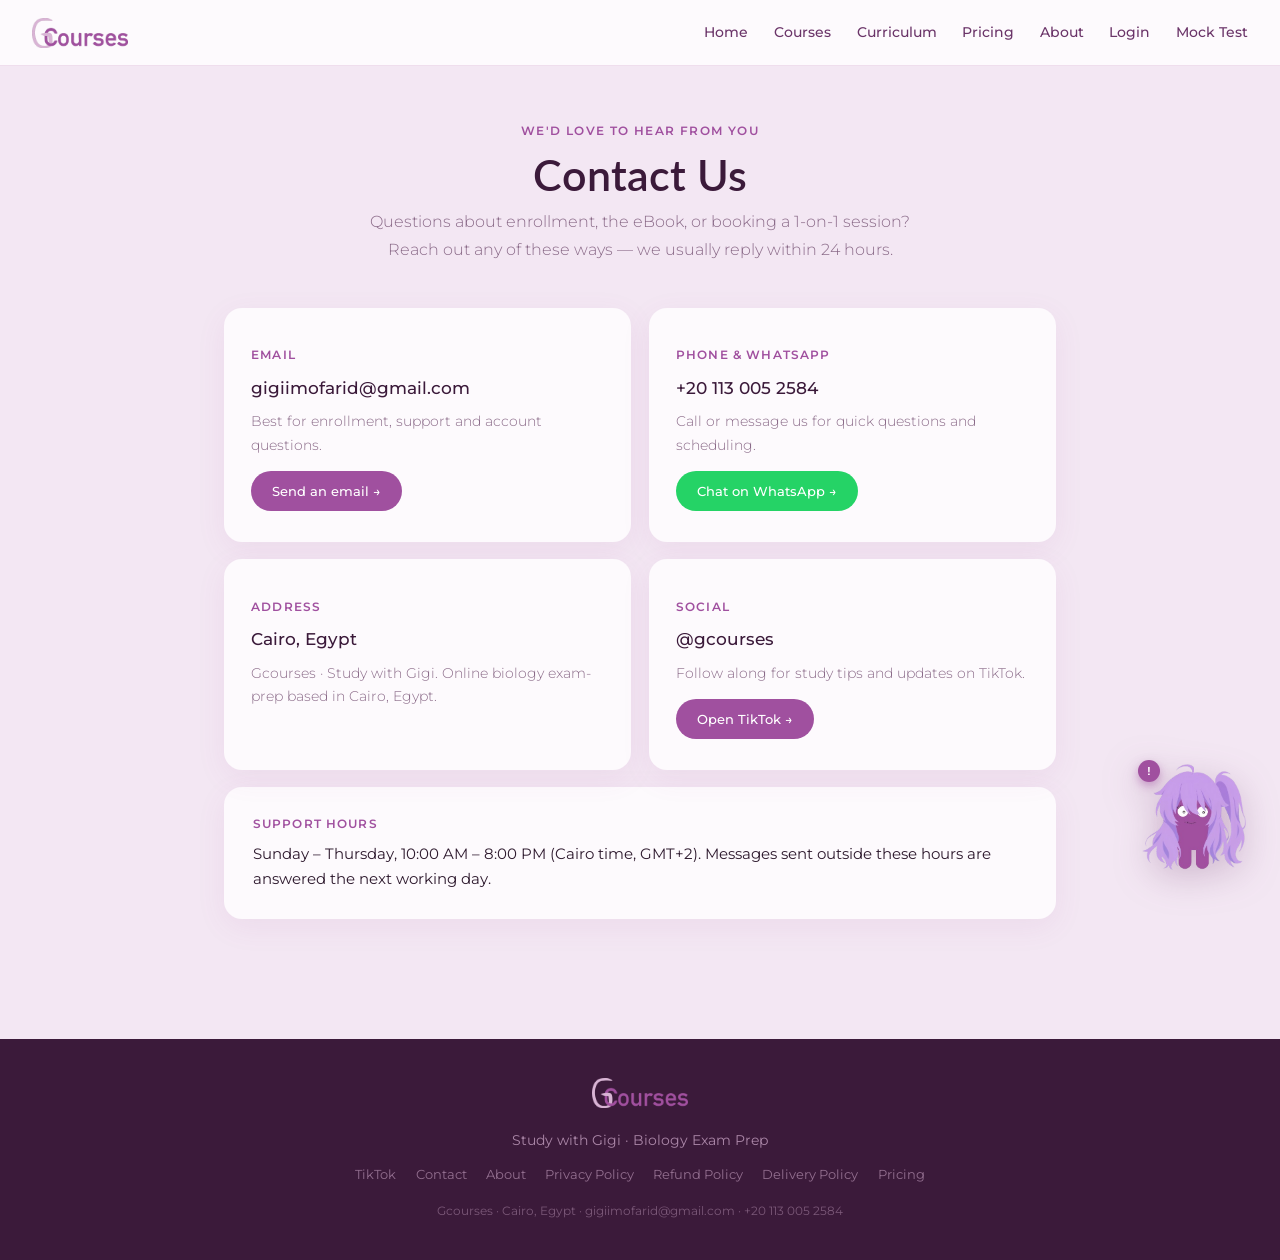
<file: contact.html>
<!DOCTYPE html>
<html lang="en">
<head>
  <!-- Google Tag Manager -->
  <script>(function(w,d,s,l,i){w[l]=w[l]||[];w[l].push({'gtm.start':
  new Date().getTime(),event:'gtm.js'});var f=d.getElementsByTagName(s)[0],
  j=d.createElement(s),dl=l!='dataLayer'?'&l='+l:'';j.async=true;j.src=
  'https://www.googletagmanager.com/gtm.js?id='+i+dl;f.parentNode.insertBefore(j,f);
  })(window,document,'script','dataLayer','GTM-WPZZSK8C');</script>
  <!-- End Google Tag Manager -->
  <!-- Google tag (gtag.js) -->
  <script async src="https://www.googletagmanager.com/gtag/js?id=G-3MKLKGQ6C5"></script>
  <script>
    window.dataLayer = window.dataLayer || [];
    function gtag(){dataLayer.push(arguments);}
    gtag('js', new Date());

    gtag('config', 'G-3MKLKGQ6C5');
  </script>
  <meta charset="UTF-8" />
  <meta name="viewport" content="width=device-width, initial-scale=1.0" />
  <title>Contact Us — Gcourses</title>
  <link rel="canonical" href="https://gcourses.site/contact.html" />
  <link rel="icon" type="image/svg+xml" href="/favicon.svg" />
  <link rel="apple-touch-icon" href="/gcourses-logo.png" />
  <meta property="og:type" content="website" />
  <meta property="og:site_name" content="Gcourses" />
  <meta property="og:title" content="Contact Us — Gcourses" />
  <meta property="og:description" content="Get in touch with Gcourses — email, phone, WhatsApp and address. We're here to help with enrollment, sessions and support." />
  <meta property="og:url" content="https://gcourses.site/contact.html" />
  <meta property="og:image" content="https://gcourses.site/gcourses-logo.png" />
  <meta name="twitter:card" content="summary_large_image" />
  <meta name="twitter:title" content="Contact Us — Gcourses" />
  <meta name="twitter:description" content="Get in touch with Gcourses — email, phone, WhatsApp and address. We're here to help with enrollment, sessions and support." />
  <meta name="twitter:image" content="https://gcourses.site/gcourses-logo.png" />
  <meta name="description" content="Get in touch with Gcourses — email, phone, WhatsApp and address. We're here to help with enrollment, sessions and support." />
  <link href="https://fonts.googleapis.com/css2?family=Lato:ital,wght@0,300;0,400;0,700;1,400&family=Montserrat:ital,wght@0,300;0,400;0,500;0,600;0,700;1,400&display=swap" rel="stylesheet" />
  <style>
    *,*::before,*::after{box-sizing:border-box;margin:0;padding:0;}
    :root{--purple:#a0509f;--lavender:#dab5d5;--blush:#f3e7f3;--deep:#3b1a3a;--mid:#6b3569;--text:#2e1a2e;--muted:#8a6a88;--white:#fdfafd;}
    html{scroll-behavior:smooth;}
    body{font-family:'Montserrat',sans-serif;background:var(--blush);color:var(--text);line-height:1.7;-webkit-font-smoothing:antialiased;}
    a{color:var(--purple);}
    .topbar{display:flex;align-items:center;justify-content:space-between;padding:1.1rem 2rem;background:var(--white);border-bottom:1px solid rgba(218,181,213,0.4);position:sticky;top:0;z-index:10;}
    .topbar img{height:30px;display:block;}
    .topbar nav{display:flex;gap:1.6rem;}
    .topbar nav a{font-size:0.85rem;color:var(--mid);text-decoration:none;font-weight:500;}
    .topbar nav a:hover{color:var(--purple);}
    .wrap{max-width:880px;margin:0 auto;padding:3.5rem 1.5rem 4rem;}
    .eyebrow{font-size:0.72rem;letter-spacing:0.12em;text-transform:uppercase;color:var(--purple);font-weight:600;margin-bottom:0.6rem;text-align:center;}
    h1{font-family:'Lato',serif;font-weight:600;font-size:2.7rem;color:var(--deep);line-height:1.1;margin-bottom:0.6rem;text-align:center;}
    .lede{font-size:1rem;color:var(--muted);max-width:560px;margin:0 auto 2.8rem;text-align:center;font-weight:300;}
    .grid{display:grid;grid-template-columns:repeat(2,1fr);gap:1.1rem;}
    .card{background:var(--white);border-radius:18px;padding:1.9rem 1.7rem;box-shadow:0 8px 30px rgba(160,80,159,0.08);display:flex;flex-direction:column;gap:0.5rem;}
    .card .ic{font-size:1.7rem;}
    .card .t{font-size:0.72rem;letter-spacing:0.1em;text-transform:uppercase;color:var(--purple);font-weight:600;}
    .card .v{font-size:1.05rem;color:var(--deep);font-weight:500;}
    .card .v a{color:var(--deep);text-decoration:none;}
    .card .v a:hover{color:var(--purple);}
    .card .d{font-size:0.86rem;color:var(--muted);font-weight:300;}
    .btn{align-self:flex-start;margin-top:0.4rem;border-radius:100px;padding:0.55rem 1.3rem;font-size:0.82rem;font-weight:500;text-decoration:none;display:inline-block;}
    .btn-wa{background:#25D366;color:#fff;}
    .btn-mail{background:var(--purple);color:#fff;}
    .hours{background:var(--white);border-radius:18px;padding:1.7rem 1.8rem;margin-top:1.1rem;box-shadow:0 8px 30px rgba(160,80,159,0.08);}
    .hours .t{font-size:0.72rem;letter-spacing:0.1em;text-transform:uppercase;color:var(--purple);font-weight:600;margin-bottom:0.5rem;}
    .hours p{font-size:0.92rem;color:var(--text);}
    .site-footer{background:var(--deep);color:var(--lavender);text-align:center;padding:2.4rem 1.5rem;margin-top:3.5rem;}
    .site-footer img{height:30px;margin-bottom:0.8rem;}
    .site-footer>div.tag{margin-bottom:0.7rem;font-size:0.85rem;color:rgba(218,181,213,0.7);}
    .footer-links{display:flex;flex-wrap:wrap;gap:1.2rem;justify-content:center;margin:0.4rem 0;}
    .footer-links a{color:rgba(218,181,213,0.55);text-decoration:none;font-size:0.82rem;}
    .footer-links a:hover{color:var(--lavender);}
    .footer-meta{font-size:0.75rem;color:rgba(218,181,213,0.4);margin-top:0.9rem;line-height:1.8;}
    @media(max-width:600px){.topbar{padding:0.9rem 1rem;}.topbar nav{gap:1rem;}.topbar nav a{font-size:0.8rem;}h1{font-size:2.2rem;}.grid{grid-template-columns:1fr;}}
  </style>
  <link rel="stylesheet" href="/gc-experience.css" />
</head>
<body>
  <!-- Google Tag Manager (noscript) -->
  <noscript><iframe src="https://www.googletagmanager.com/ns.html?id=GTM-WPZZSK8C"
  height="0" width="0" style="display:none;visibility:hidden"></iframe></noscript>
  <!-- End Google Tag Manager (noscript) -->
  <header class="topbar">
    <a href="index.html"><img src="gcourses-logo.png" alt="Gcourses" /></a>
    <nav>
      <a href="index.html">Home</a>
      <a href="courses.html">Courses</a>
      <a href="curriculum.html">Curriculum</a>
      <a href="pricing.html">Pricing</a>
      <a href="about.html">About</a>
      <a href="portal.html">Login</a>
      <a href="mock-test.html">Mock Test</a>
    </nav>
  </header>

  <main class="wrap">
    <div class="eyebrow">We'd love to hear from you</div>
    <h1>Contact Us</h1>
    <p class="lede">Questions about enrollment, the eBook, or booking a 1-on-1 session? Reach out any of these ways — we usually reply within 24 hours.</p>

    <div class="grid">
      <div class="card">
        <div class="ic"></div>
        <div class="t">Email</div>
        <div class="v"><a href="mailto:gigiimofarid@gmail.com">gigiimofarid@gmail.com</a></div>
        <div class="d">Best for enrollment, support and account questions.</div>
        <a class="btn btn-mail" href="mailto:gigiimofarid@gmail.com">Send an email →</a>
      </div>

      <div class="card">
        <div class="ic"></div>
        <div class="t">Phone &amp; WhatsApp</div>
        <div class="v"><a href="tel:+201130052584">+20 113 005 2584</a></div>
        <div class="d">Call or message us for quick questions and scheduling.</div>
        <a class="btn btn-wa" href="https://wa.me/201130052584" target="_blank" rel="noopener">Chat on WhatsApp →</a>
      </div>

      <div class="card">
        <div class="ic"></div>
        <div class="t">Address</div>
        <div class="v">Cairo, Egypt</div>
        <div class="d">Gcourses · Study with Gigi. Online biology exam-prep based in Cairo, Egypt.</div>
      </div>

      <div class="card">
        <div class="ic"></div>
        <div class="t">Social</div>
        <div class="v"><a href="https://www.tiktok.com/@gcourses" target="_blank" rel="noopener">@gcourses</a></div>
        <div class="d">Follow along for study tips and updates on TikTok.</div>
        <a class="btn btn-mail" href="https://www.tiktok.com/@gcourses" target="_blank" rel="noopener">Open TikTok →</a>
      </div>
    </div>

    <div class="hours">
      <div class="t">Support hours</div>
      <p>Sunday – Thursday, 10:00 AM – 8:00 PM (Cairo time, GMT+2). Messages sent outside these hours are answered the next working day.</p>
    </div>
  </main>

  <footer class="site-footer">
    <a href="index.html"><img src="gcourses-logo.png" alt="Gcourses" /></a>
    <div class="tag">Study with Gigi · Biology Exam Prep</div>
    <div class="footer-links">
      <a href="https://www.tiktok.com/@gcourses" target="_blank" rel="noopener">TikTok</a>
      <a href="contact.html">Contact</a>
      <a href="about.html">About</a>
      <a href="privacy-policy.html">Privacy Policy</a>
      <a href="refund-policy.html">Refund Policy</a>
      <a href="delivery-policy.html">Delivery Policy</a>
      <a href="pricing.html">Pricing</a>
    </div>
    <div class="footer-meta">Gcourses · Cairo, Egypt · gigiimofarid@gmail.com · +20 113 005 2584</div>
  </footer>
<script src="/gc-experience.js" defer></script>
</body>
</html>
</file>
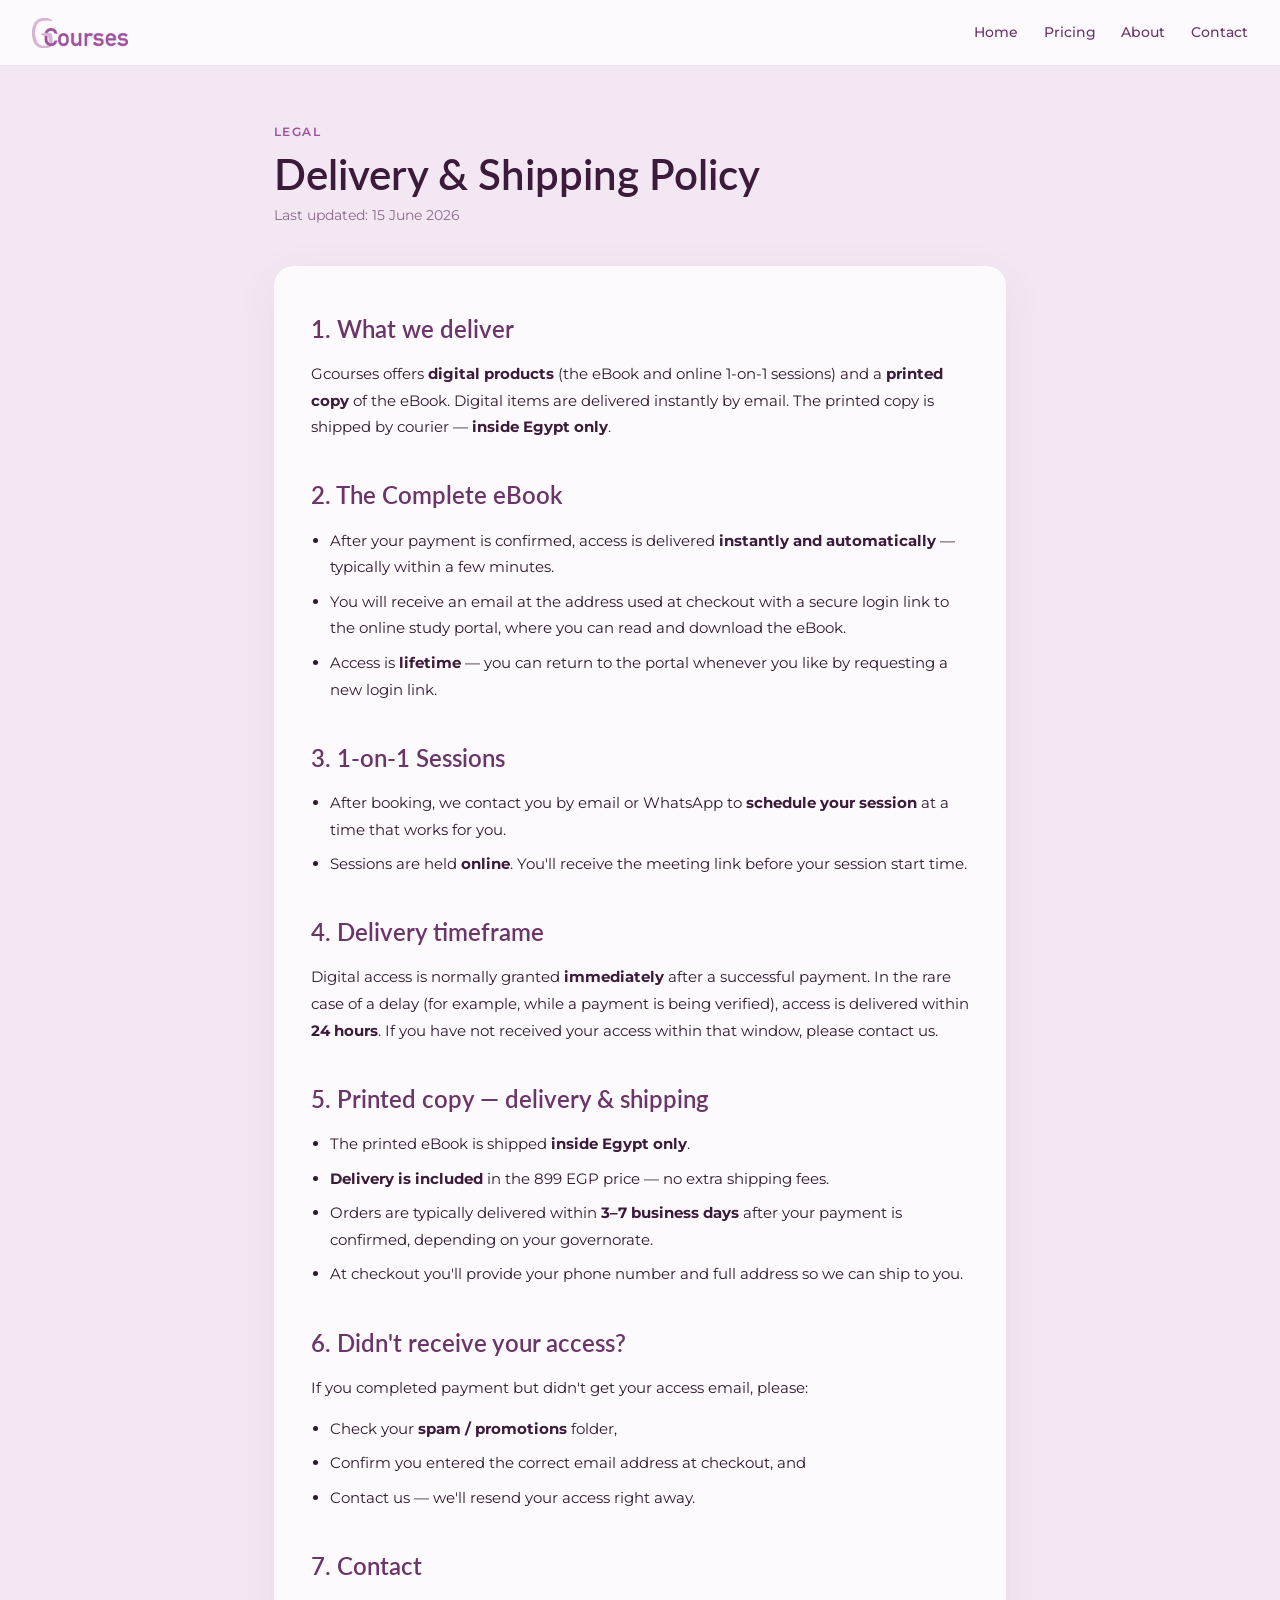
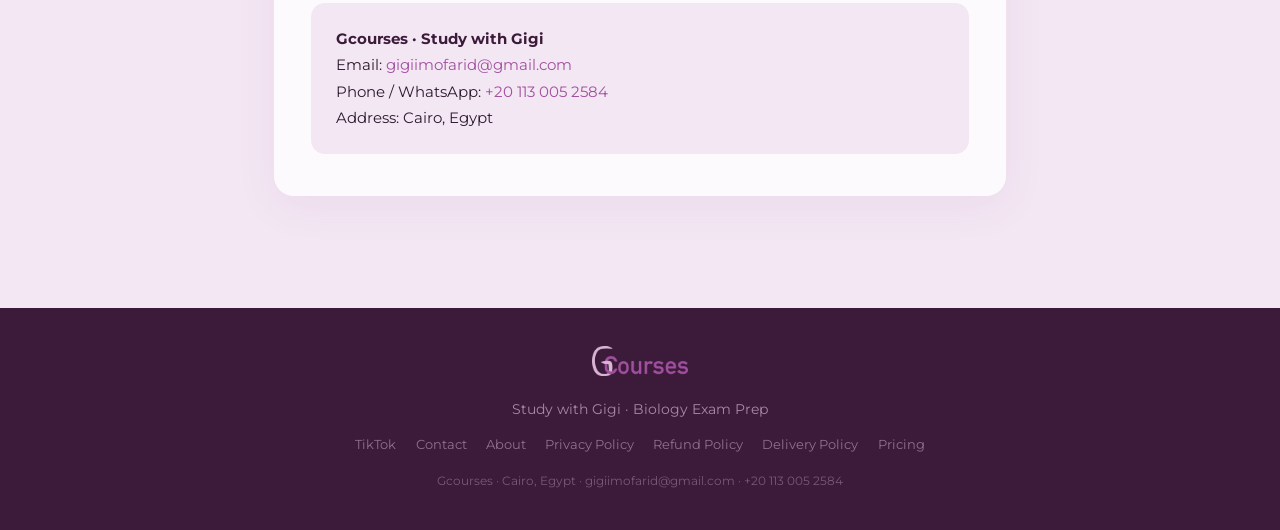
<file: delivery-policy.html>
<!DOCTYPE html>
<html lang="en">
<head>
  <!-- Google Tag Manager -->
  <script>(function(w,d,s,l,i){w[l]=w[l]||[];w[l].push({'gtm.start':
  new Date().getTime(),event:'gtm.js'});var f=d.getElementsByTagName(s)[0],
  j=d.createElement(s),dl=l!='dataLayer'?'&l='+l:'';j.async=true;j.src=
  'https://www.googletagmanager.com/gtm.js?id='+i+dl;f.parentNode.insertBefore(j,f);
  })(window,document,'script','dataLayer','GTM-WPZZSK8C');</script>
  <!-- End Google Tag Manager -->
  <!-- Google tag (gtag.js) -->
  <script async src="https://www.googletagmanager.com/gtag/js?id=G-3MKLKGQ6C5"></script>
  <script>
    window.dataLayer = window.dataLayer || [];
    function gtag(){dataLayer.push(arguments);}
    gtag('js', new Date());

    gtag('config', 'G-3MKLKGQ6C5');
  </script>
  <meta charset="UTF-8" />
  <meta name="viewport" content="width=device-width, initial-scale=1.0" />
  <title>Delivery &amp; Shipping Policy — Gcourses</title>
  <link rel="canonical" href="https://gcourses.site/delivery-policy.html" />
  <link rel="icon" type="image/svg+xml" href="/favicon.svg" />
  <link rel="apple-touch-icon" href="/gcourses-logo.png" />
  <meta property="og:type" content="website" />
  <meta property="og:site_name" content="Gcourses" />
  <meta property="og:title" content="Delivery &amp; Shipping Policy — Gcourses" />
  <meta property="og:description" content="How Gcourses delivers its digital eBook and 1-on-1 sessions after purchase." />
  <meta property="og:url" content="https://gcourses.site/delivery-policy.html" />
  <meta property="og:image" content="https://gcourses.site/gcourses-logo.png" />
  <meta name="twitter:card" content="summary_large_image" />
  <meta name="twitter:title" content="Delivery &amp; Shipping Policy — Gcourses" />
  <meta name="twitter:description" content="How Gcourses delivers its digital eBook and 1-on-1 sessions after purchase." />
  <meta name="twitter:image" content="https://gcourses.site/gcourses-logo.png" />
  <meta name="description" content="How Gcourses delivers its digital eBook and 1-on-1 sessions after purchase." />
  <link href="https://fonts.googleapis.com/css2?family=Lato:ital,wght@0,300;0,400;0,700;1,400&family=Montserrat:ital,wght@0,300;0,400;0,500;0,600;0,700;1,400&display=swap" rel="stylesheet" />
  <style>
    *,*::before,*::after{box-sizing:border-box;margin:0;padding:0;}
    :root{--purple:#a0509f;--lavender:#dab5d5;--blush:#f3e7f3;--deep:#3b1a3a;--mid:#6b3569;--text:#2e1a2e;--muted:#8a6a88;--white:#fdfafd;}
    html{scroll-behavior:smooth;}
    body{font-family:'Montserrat',sans-serif;background:var(--blush);color:var(--text);line-height:1.75;-webkit-font-smoothing:antialiased;}
    a{color:var(--purple);}
    .topbar{display:flex;align-items:center;justify-content:space-between;padding:1.1rem 2rem;background:var(--white);border-bottom:1px solid rgba(218,181,213,0.4);position:sticky;top:0;z-index:10;}
    .topbar img{height:30px;display:block;}
    .topbar nav{display:flex;gap:1.6rem;}
    .topbar nav a{font-size:0.85rem;color:var(--mid);text-decoration:none;font-weight:500;}
    .topbar nav a:hover{color:var(--purple);}
    .wrap{max-width:780px;margin:0 auto;padding:3.5rem 1.5rem 4rem;}
    .eyebrow{font-size:0.72rem;letter-spacing:0.12em;text-transform:uppercase;color:var(--purple);font-weight:600;margin-bottom:0.6rem;}
    h1{font-family:'Lato',serif;font-weight:600;font-size:2.6rem;color:var(--deep);line-height:1.1;margin-bottom:0.4rem;}
    .updated{font-size:0.85rem;color:var(--muted);margin-bottom:2.4rem;}
    .card{background:var(--white);border-radius:20px;padding:2.6rem 2.3rem;box-shadow:0 10px 40px rgba(160,80,159,0.08);}
    .card h2{font-family:'Lato',serif;font-weight:600;font-size:1.5rem;color:var(--mid);margin:2.1rem 0 0.7rem;}
    .card h2:first-child{margin-top:0;}
    .card p{font-size:0.95rem;color:var(--text);margin-bottom:0.9rem;}
    .card ul{margin:0 0 0.9rem 1.2rem;}
    .card li{font-size:0.95rem;margin-bottom:0.5rem;}
    .card strong{color:var(--deep);}
    .contact-box{background:var(--blush);border-radius:14px;padding:1.4rem 1.6rem;margin-top:1rem;font-size:0.95rem;}
    .contact-box a{color:var(--purple);text-decoration:none;}
    .site-footer{background:var(--deep);color:var(--lavender);text-align:center;padding:2.4rem 1.5rem;margin-top:3rem;}
    .site-footer img{height:30px;margin-bottom:0.8rem;}
    .site-footer>div.tag{margin-bottom:0.7rem;font-size:0.85rem;color:rgba(218,181,213,0.7);}
    .footer-links{display:flex;flex-wrap:wrap;gap:1.2rem;justify-content:center;margin:0.4rem 0;}
    .footer-links a{color:rgba(218,181,213,0.55);text-decoration:none;font-size:0.82rem;}
    .footer-links a:hover{color:var(--lavender);}
    .footer-meta{font-size:0.75rem;color:rgba(218,181,213,0.4);margin-top:0.9rem;line-height:1.8;}
    @media(max-width:600px){.topbar{padding:0.9rem 1rem;}.topbar nav{gap:1rem;}.topbar nav a{font-size:0.8rem;}h1{font-size:2.1rem;}.card{padding:1.8rem 1.4rem;}}
  </style>
</head>
<body>
  <!-- Google Tag Manager (noscript) -->
  <noscript><iframe src="https://www.googletagmanager.com/ns.html?id=GTM-WPZZSK8C"
  height="0" width="0" style="display:none;visibility:hidden"></iframe></noscript>
  <!-- End Google Tag Manager (noscript) -->
  <header class="topbar">
    <a href="index.html"><img src="gcourses-logo.png" alt="Gcourses" /></a>
    <nav>
      <a href="index.html">Home</a>
      <a href="pricing.html">Pricing</a>
      <a href="about.html">About</a>
      <a href="contact.html">Contact</a>
    </nav>
  </header>

  <main class="wrap">
    <div class="eyebrow">Legal</div>
    <h1>Delivery &amp; Shipping Policy</h1>
    <div class="updated">Last updated: 15 June 2026</div>

    <div class="card">
      <h2>1. What we deliver</h2>
      <p>Gcourses offers <strong>digital products</strong> (the eBook and online 1-on-1 sessions) and a <strong>printed copy</strong> of the eBook. Digital items are delivered instantly by email. The printed copy is shipped by courier — <strong>inside Egypt only</strong>.</p>

      <h2>2. The Complete eBook</h2>
      <ul>
        <li>After your payment is confirmed, access is delivered <strong>instantly and automatically</strong> — typically within a few minutes.</li>
        <li>You will receive an email at the address used at checkout with a secure login link to the online study portal, where you can read and download the eBook.</li>
        <li>Access is <strong>lifetime</strong> — you can return to the portal whenever you like by requesting a new login link.</li>
      </ul>

      <h2>3. 1-on-1 Sessions</h2>
      <ul>
        <li>After booking, we contact you by email or WhatsApp to <strong>schedule your session</strong> at a time that works for you.</li>
        <li>Sessions are held <strong>online</strong>. You'll receive the meeting link before your session start time.</li>
      </ul>

      <h2>4. Delivery timeframe</h2>
      <p>Digital access is normally granted <strong>immediately</strong> after a successful payment. In the rare case of a delay (for example, while a payment is being verified), access is delivered within <strong>24 hours</strong>. If you have not received your access within that window, please contact us.</p>

      <h2>5. Printed copy — delivery &amp; shipping</h2>
      <ul>
        <li>The printed eBook is shipped <strong>inside Egypt only</strong>.</li>
        <li><strong>Delivery is included</strong> in the 899 EGP price — no extra shipping fees.</li>
        <li>Orders are typically delivered within <strong>3–7 business days</strong> after your payment is confirmed, depending on your governorate.</li>
        <li>At checkout you'll provide your phone number and full address so we can ship to you.</li>
      </ul>

      <h2>6. Didn't receive your access?</h2>
      <p>If you completed payment but didn't get your access email, please:</p>
      <ul>
        <li>Check your <strong>spam / promotions</strong> folder,</li>
        <li>Confirm you entered the correct email address at checkout, and</li>
        <li>Contact us — we'll resend your access right away.</li>
      </ul>

      <h2>7. Contact</h2>
      <div class="contact-box">
        <strong>Gcourses · Study with Gigi</strong><br/>
        Email: <a href="mailto:gigiimofarid@gmail.com">gigiimofarid@gmail.com</a><br/>
        Phone / WhatsApp: <a href="tel:+201130052584">+20 113 005 2584</a><br/>
        Address: Cairo, Egypt
      </div>
    </div>
  </main>

  <footer class="site-footer">
    <a href="index.html"><img src="gcourses-logo.png" alt="Gcourses" /></a>
    <div class="tag">Study with Gigi · Biology Exam Prep</div>
    <div class="footer-links">
      <a href="https://www.tiktok.com/@gcourses" target="_blank" rel="noopener">TikTok</a>
      <a href="contact.html">Contact</a>
      <a href="about.html">About</a>
      <a href="privacy-policy.html">Privacy Policy</a>
      <a href="refund-policy.html">Refund Policy</a>
      <a href="delivery-policy.html">Delivery Policy</a>
      <a href="pricing.html">Pricing</a>
    </div>
    <div class="footer-meta">Gcourses · Cairo, Egypt · gigiimofarid@gmail.com · +20 113 005 2584</div>
  </footer>
</body>
</html>
</file>
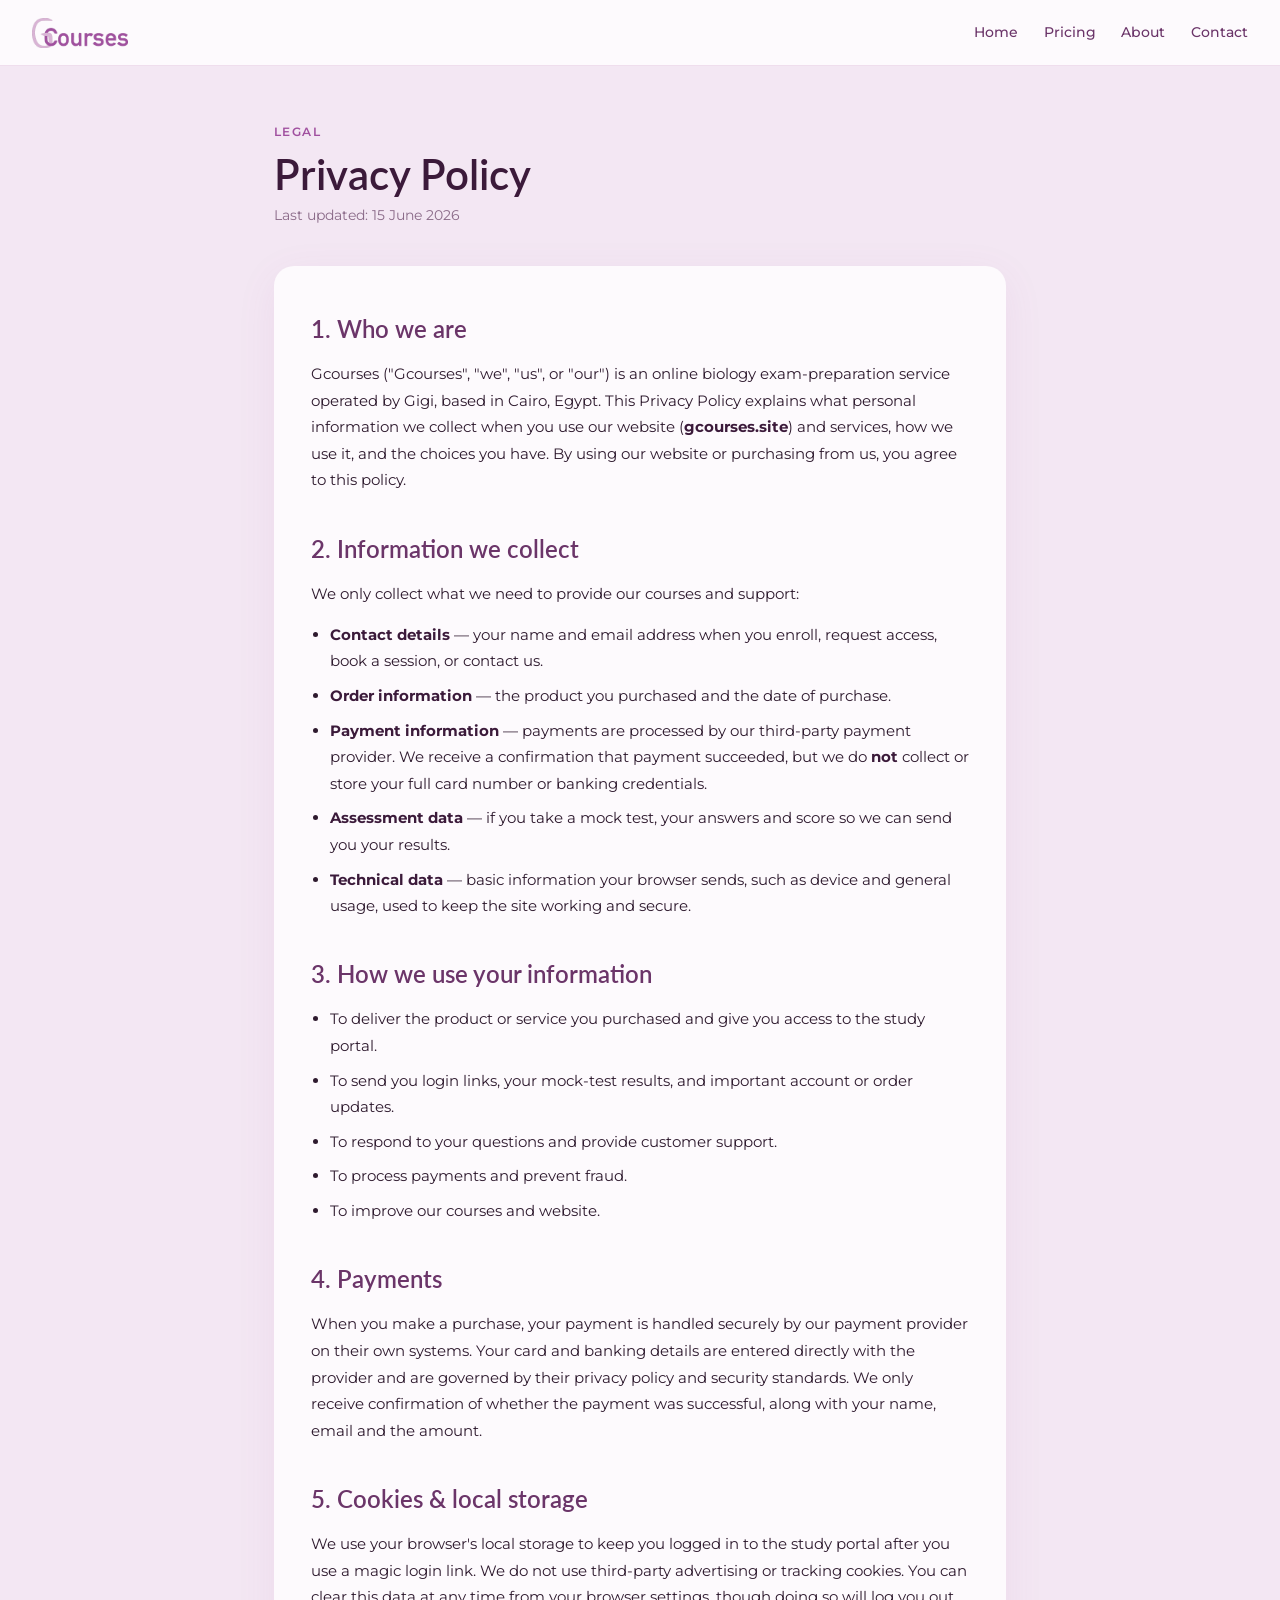
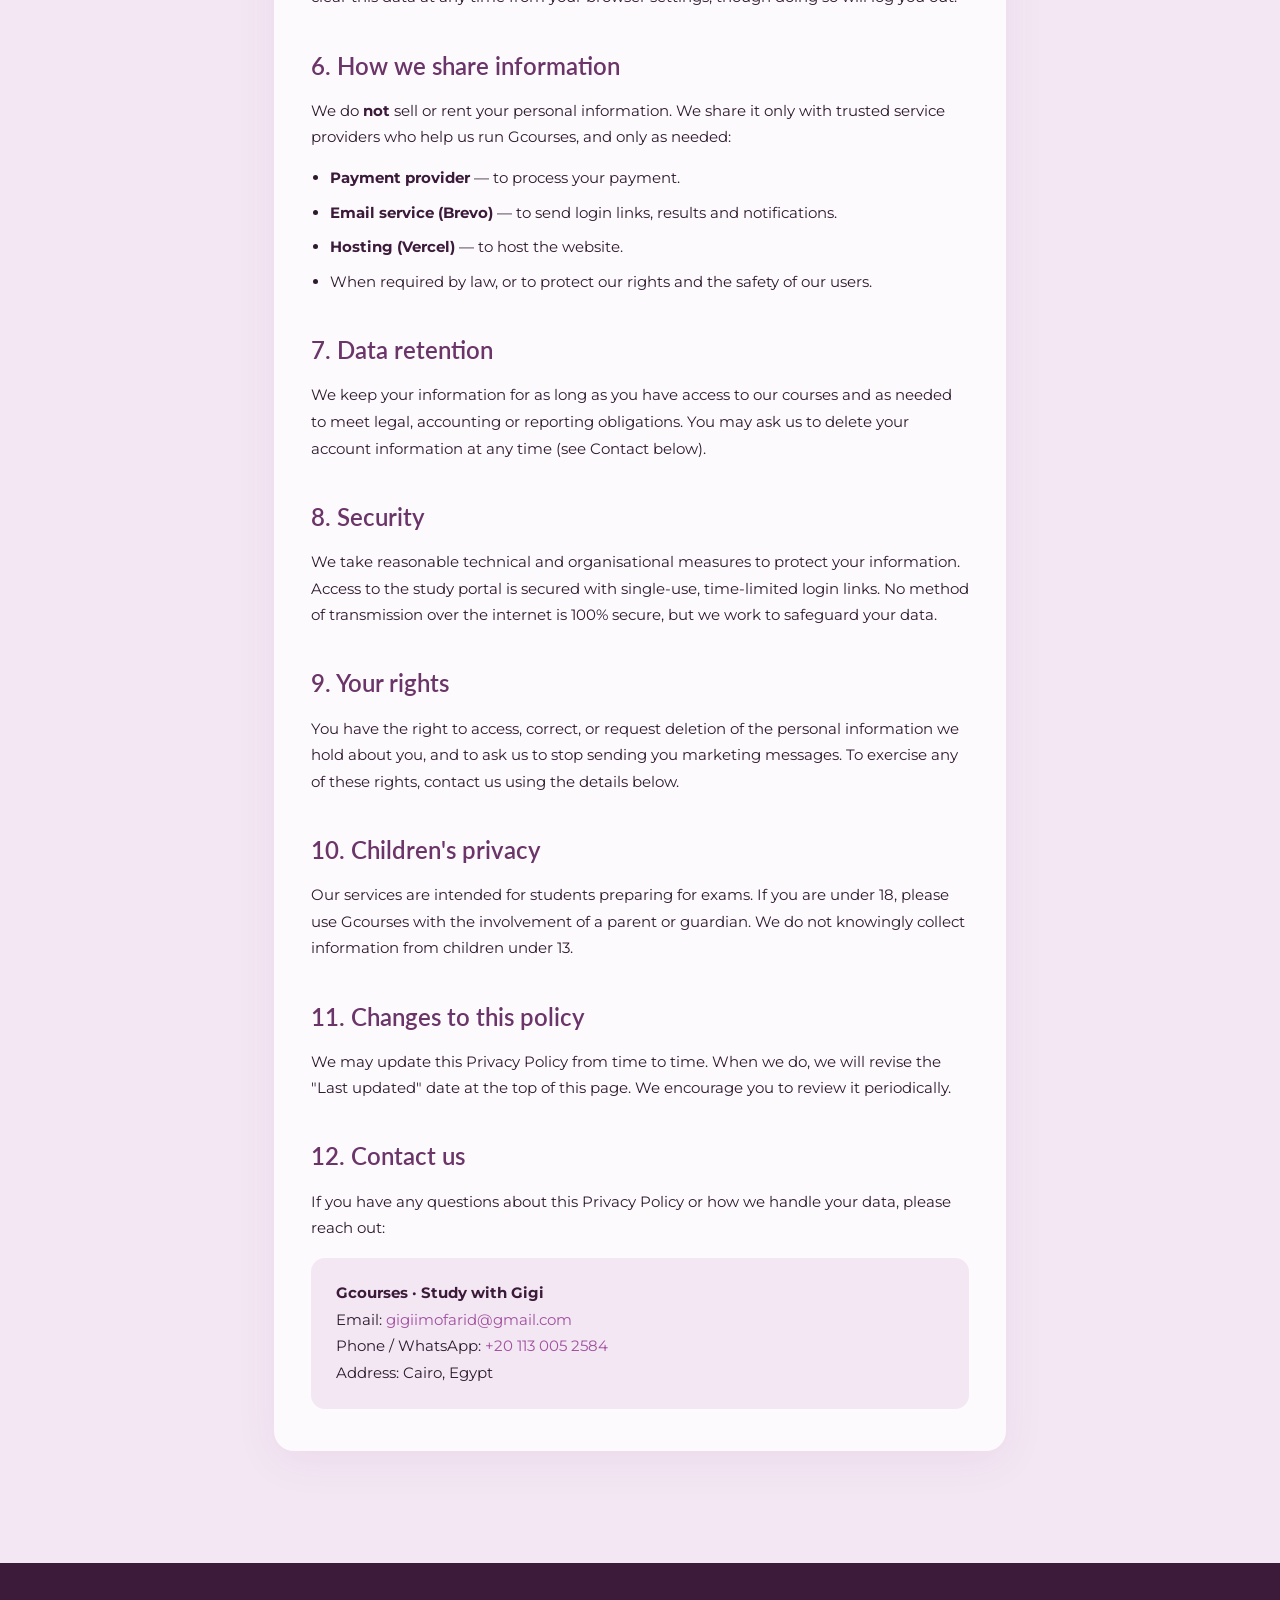
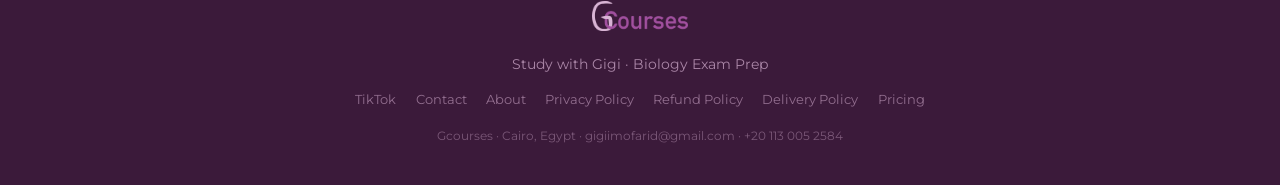
<file: privacy-policy.html>
<!DOCTYPE html>
<html lang="en">
<head>
  <!-- Google Tag Manager -->
  <script>(function(w,d,s,l,i){w[l]=w[l]||[];w[l].push({'gtm.start':
  new Date().getTime(),event:'gtm.js'});var f=d.getElementsByTagName(s)[0],
  j=d.createElement(s),dl=l!='dataLayer'?'&l='+l:'';j.async=true;j.src=
  'https://www.googletagmanager.com/gtm.js?id='+i+dl;f.parentNode.insertBefore(j,f);
  })(window,document,'script','dataLayer','GTM-WPZZSK8C');</script>
  <!-- End Google Tag Manager -->
  <!-- Google tag (gtag.js) -->
  <script async src="https://www.googletagmanager.com/gtag/js?id=G-3MKLKGQ6C5"></script>
  <script>
    window.dataLayer = window.dataLayer || [];
    function gtag(){dataLayer.push(arguments);}
    gtag('js', new Date());

    gtag('config', 'G-3MKLKGQ6C5');
  </script>
  <meta charset="UTF-8" />
  <meta name="viewport" content="width=device-width, initial-scale=1.0" />
  <title>Privacy Policy — Gcourses</title>
  <link rel="canonical" href="https://gcourses.site/privacy-policy.html" />
  <link rel="icon" type="image/svg+xml" href="/favicon.svg" />
  <link rel="apple-touch-icon" href="/gcourses-logo.png" />
  <meta property="og:type" content="website" />
  <meta property="og:site_name" content="Gcourses" />
  <meta property="og:title" content="Privacy Policy — Gcourses" />
  <meta property="og:description" content="How Gcourses collects, uses and protects your personal information." />
  <meta property="og:url" content="https://gcourses.site/privacy-policy.html" />
  <meta property="og:image" content="https://gcourses.site/gcourses-logo.png" />
  <meta name="twitter:card" content="summary_large_image" />
  <meta name="twitter:title" content="Privacy Policy — Gcourses" />
  <meta name="twitter:description" content="How Gcourses collects, uses and protects your personal information." />
  <meta name="twitter:image" content="https://gcourses.site/gcourses-logo.png" />
  <meta name="description" content="How Gcourses collects, uses and protects your personal information." />
  <link href="https://fonts.googleapis.com/css2?family=Lato:ital,wght@0,300;0,400;0,700;1,400&family=Montserrat:ital,wght@0,300;0,400;0,500;0,600;0,700;1,400&display=swap" rel="stylesheet" />
  <style>
    *,*::before,*::after{box-sizing:border-box;margin:0;padding:0;}
    :root{--purple:#a0509f;--lavender:#dab5d5;--blush:#f3e7f3;--deep:#3b1a3a;--mid:#6b3569;--text:#2e1a2e;--muted:#8a6a88;--white:#fdfafd;}
    html{scroll-behavior:smooth;}
    body{font-family:'Montserrat',sans-serif;background:var(--blush);color:var(--text);line-height:1.75;-webkit-font-smoothing:antialiased;}
    a{color:var(--purple);}
    .topbar{display:flex;align-items:center;justify-content:space-between;padding:1.1rem 2rem;background:var(--white);border-bottom:1px solid rgba(218,181,213,0.4);position:sticky;top:0;z-index:10;}
    .topbar img{height:30px;display:block;}
    .topbar nav{display:flex;gap:1.6rem;}
    .topbar nav a{font-size:0.85rem;color:var(--mid);text-decoration:none;font-weight:500;}
    .topbar nav a:hover{color:var(--purple);}
    .wrap{max-width:780px;margin:0 auto;padding:3.5rem 1.5rem 4rem;}
    .eyebrow{font-size:0.72rem;letter-spacing:0.12em;text-transform:uppercase;color:var(--purple);font-weight:600;margin-bottom:0.6rem;}
    h1{font-family:'Lato',serif;font-weight:600;font-size:2.6rem;color:var(--deep);line-height:1.1;margin-bottom:0.4rem;}
    .updated{font-size:0.85rem;color:var(--muted);margin-bottom:2.4rem;}
    .card{background:var(--white);border-radius:20px;padding:2.6rem 2.3rem;box-shadow:0 10px 40px rgba(160,80,159,0.08);}
    .card h2{font-family:'Lato',serif;font-weight:600;font-size:1.5rem;color:var(--mid);margin:2.1rem 0 0.7rem;}
    .card h2:first-child{margin-top:0;}
    .card p{font-size:0.95rem;color:var(--text);margin-bottom:0.9rem;}
    .card ul{margin:0 0 0.9rem 1.2rem;}
    .card li{font-size:0.95rem;margin-bottom:0.5rem;}
    .card strong{color:var(--deep);}
    .contact-box{background:var(--blush);border-radius:14px;padding:1.4rem 1.6rem;margin-top:1rem;font-size:0.95rem;}
    .contact-box a{color:var(--purple);text-decoration:none;}
    .site-footer{background:var(--deep);color:var(--lavender);text-align:center;padding:2.4rem 1.5rem;margin-top:3rem;}
    .site-footer img{height:30px;margin-bottom:0.8rem;}
    .site-footer>div.tag{margin-bottom:0.7rem;font-size:0.85rem;color:rgba(218,181,213,0.7);}
    .footer-links{display:flex;flex-wrap:wrap;gap:1.2rem;justify-content:center;margin:0.4rem 0;}
    .footer-links a{color:rgba(218,181,213,0.55);text-decoration:none;font-size:0.82rem;}
    .footer-links a:hover{color:var(--lavender);}
    .footer-meta{font-size:0.75rem;color:rgba(218,181,213,0.4);margin-top:0.9rem;line-height:1.8;}
    @media(max-width:600px){.topbar{padding:0.9rem 1rem;}.topbar nav{gap:1rem;}.topbar nav a{font-size:0.8rem;}h1{font-size:2.1rem;}.card{padding:1.8rem 1.4rem;}}
  </style>
</head>
<body>
  <!-- Google Tag Manager (noscript) -->
  <noscript><iframe src="https://www.googletagmanager.com/ns.html?id=GTM-WPZZSK8C"
  height="0" width="0" style="display:none;visibility:hidden"></iframe></noscript>
  <!-- End Google Tag Manager (noscript) -->
  <header class="topbar">
    <a href="index.html"><img src="gcourses-logo.png" alt="Gcourses" /></a>
    <nav>
      <a href="index.html">Home</a>
      <a href="pricing.html">Pricing</a>
      <a href="about.html">About</a>
      <a href="contact.html">Contact</a>
    </nav>
  </header>

  <main class="wrap">
    <div class="eyebrow">Legal</div>
    <h1>Privacy Policy</h1>
    <div class="updated">Last updated: 15 June 2026</div>

    <div class="card">
      <h2>1. Who we are</h2>
      <p>Gcourses ("Gcourses", "we", "us", or "our") is an online biology exam-preparation service operated by Gigi, based in Cairo, Egypt. This Privacy Policy explains what personal information we collect when you use our website (<strong>gcourses.site</strong>) and services, how we use it, and the choices you have. By using our website or purchasing from us, you agree to this policy.</p>

      <h2>2. Information we collect</h2>
      <p>We only collect what we need to provide our courses and support:</p>
      <ul>
        <li><strong>Contact details</strong> — your name and email address when you enroll, request access, book a session, or contact us.</li>
        <li><strong>Order information</strong> — the product you purchased and the date of purchase.</li>
        <li><strong>Payment information</strong> — payments are processed by our third-party payment provider. We receive a confirmation that payment succeeded, but we do <strong>not</strong> collect or store your full card number or banking credentials.</li>
        <li><strong>Assessment data</strong> — if you take a mock test, your answers and score so we can send you your results.</li>
        <li><strong>Technical data</strong> — basic information your browser sends, such as device and general usage, used to keep the site working and secure.</li>
      </ul>

      <h2>3. How we use your information</h2>
      <ul>
        <li>To deliver the product or service you purchased and give you access to the study portal.</li>
        <li>To send you login links, your mock-test results, and important account or order updates.</li>
        <li>To respond to your questions and provide customer support.</li>
        <li>To process payments and prevent fraud.</li>
        <li>To improve our courses and website.</li>
      </ul>

      <h2>4. Payments</h2>
      <p>When you make a purchase, your payment is handled securely by our payment provider on their own systems. Your card and banking details are entered directly with the provider and are governed by their privacy policy and security standards. We only receive confirmation of whether the payment was successful, along with your name, email and the amount.</p>

      <h2>5. Cookies &amp; local storage</h2>
      <p>We use your browser's local storage to keep you logged in to the study portal after you use a magic login link. We do not use third-party advertising or tracking cookies. You can clear this data at any time from your browser settings, though doing so will log you out.</p>

      <h2>6. How we share information</h2>
      <p>We do <strong>not</strong> sell or rent your personal information. We share it only with trusted service providers who help us run Gcourses, and only as needed:</p>
      <ul>
        <li><strong>Payment provider</strong> — to process your payment.</li>
        <li><strong>Email service (Brevo)</strong> — to send login links, results and notifications.</li>
        <li><strong>Hosting (Vercel)</strong> — to host the website.</li>
        <li>When required by law, or to protect our rights and the safety of our users.</li>
      </ul>

      <h2>7. Data retention</h2>
      <p>We keep your information for as long as you have access to our courses and as needed to meet legal, accounting or reporting obligations. You may ask us to delete your account information at any time (see Contact below).</p>

      <h2>8. Security</h2>
      <p>We take reasonable technical and organisational measures to protect your information. Access to the study portal is secured with single-use, time-limited login links. No method of transmission over the internet is 100% secure, but we work to safeguard your data.</p>

      <h2>9. Your rights</h2>
      <p>You have the right to access, correct, or request deletion of the personal information we hold about you, and to ask us to stop sending you marketing messages. To exercise any of these rights, contact us using the details below.</p>

      <h2>10. Children's privacy</h2>
      <p>Our services are intended for students preparing for exams. If you are under 18, please use Gcourses with the involvement of a parent or guardian. We do not knowingly collect information from children under 13.</p>

      <h2>11. Changes to this policy</h2>
      <p>We may update this Privacy Policy from time to time. When we do, we will revise the "Last updated" date at the top of this page. We encourage you to review it periodically.</p>

      <h2>12. Contact us</h2>
      <p>If you have any questions about this Privacy Policy or how we handle your data, please reach out:</p>
      <div class="contact-box">
        <strong>Gcourses · Study with Gigi</strong><br/>
        Email: <a href="mailto:gigiimofarid@gmail.com">gigiimofarid@gmail.com</a><br/>
        Phone / WhatsApp: <a href="tel:+201130052584">+20 113 005 2584</a><br/>
        Address: Cairo, Egypt
      </div>
    </div>
  </main>

  <footer class="site-footer">
    <a href="index.html"><img src="gcourses-logo.png" alt="Gcourses" /></a>
    <div class="tag">Study with Gigi · Biology Exam Prep</div>
    <div class="footer-links">
      <a href="https://www.tiktok.com/@gcourses" target="_blank" rel="noopener">TikTok</a>
      <a href="contact.html">Contact</a>
      <a href="about.html">About</a>
      <a href="privacy-policy.html">Privacy Policy</a>
      <a href="refund-policy.html">Refund Policy</a>
      <a href="delivery-policy.html">Delivery Policy</a>
      <a href="pricing.html">Pricing</a>
    </div>
    <div class="footer-meta">Gcourses · Cairo, Egypt · gigiimofarid@gmail.com · +20 113 005 2584</div>
  </footer>
</body>
</html>
</file>
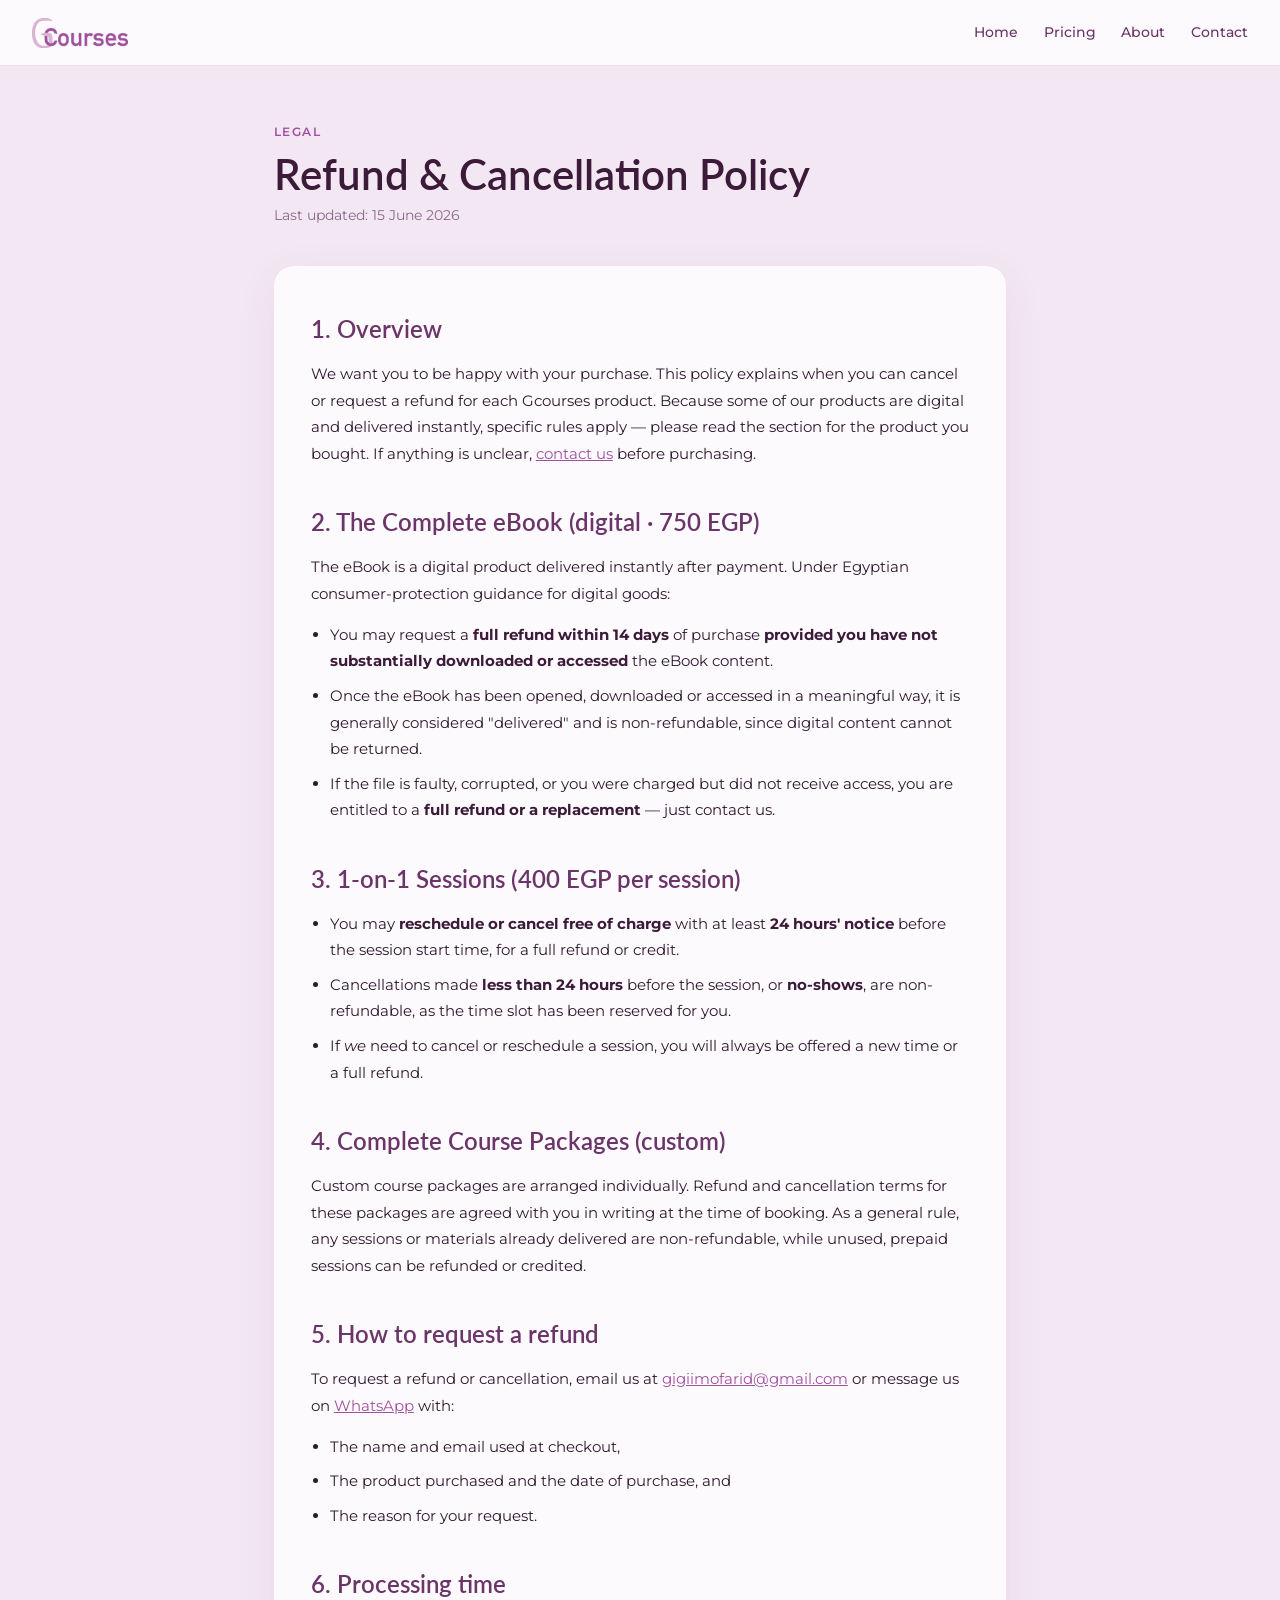
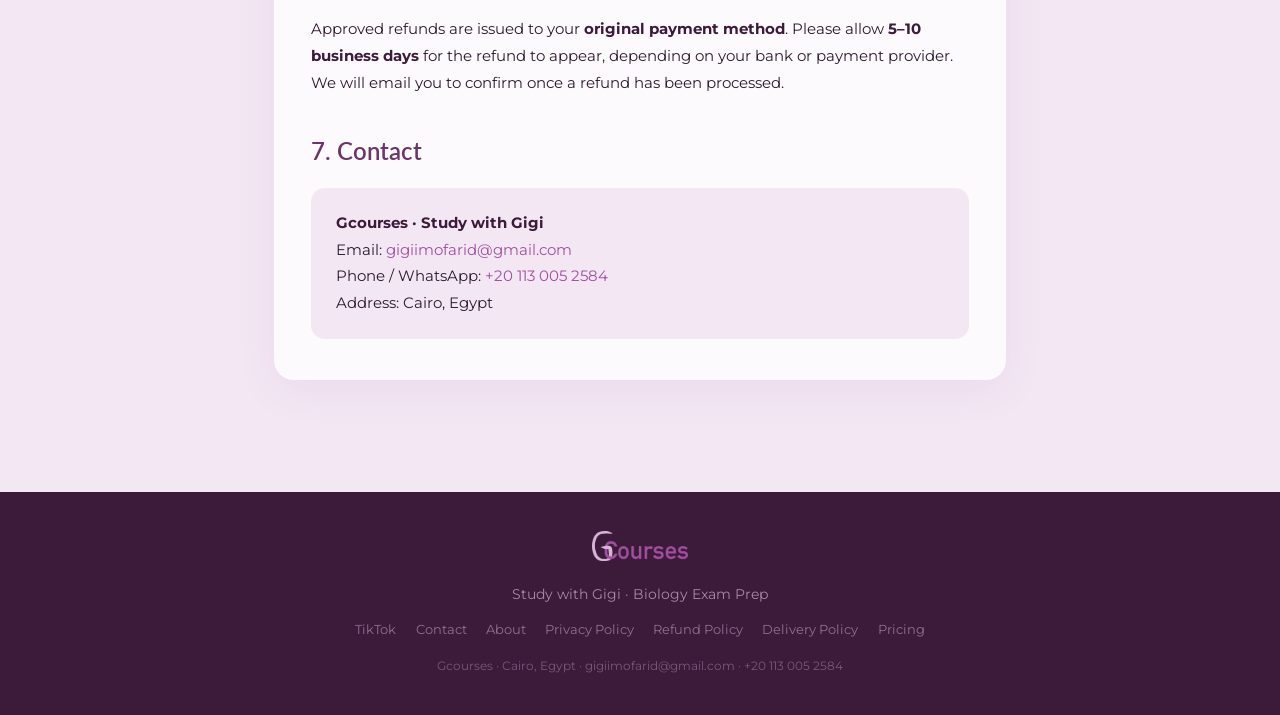
<file: refund-policy.html>
<!DOCTYPE html>
<html lang="en">
<head>
  <!-- Google Tag Manager -->
  <script>(function(w,d,s,l,i){w[l]=w[l]||[];w[l].push({'gtm.start':
  new Date().getTime(),event:'gtm.js'});var f=d.getElementsByTagName(s)[0],
  j=d.createElement(s),dl=l!='dataLayer'?'&l='+l:'';j.async=true;j.src=
  'https://www.googletagmanager.com/gtm.js?id='+i+dl;f.parentNode.insertBefore(j,f);
  })(window,document,'script','dataLayer','GTM-WPZZSK8C');</script>
  <!-- End Google Tag Manager -->
  <!-- Google tag (gtag.js) -->
  <script async src="https://www.googletagmanager.com/gtag/js?id=G-3MKLKGQ6C5"></script>
  <script>
    window.dataLayer = window.dataLayer || [];
    function gtag(){dataLayer.push(arguments);}
    gtag('js', new Date());

    gtag('config', 'G-3MKLKGQ6C5');
  </script>
  <meta charset="UTF-8" />
  <meta name="viewport" content="width=device-width, initial-scale=1.0" />
  <title>Refund &amp; Cancellation Policy — Gcourses</title>
  <link rel="canonical" href="https://gcourses.site/refund-policy.html" />
  <link rel="icon" type="image/svg+xml" href="/favicon.svg" />
  <link rel="apple-touch-icon" href="/gcourses-logo.png" />
  <meta property="og:type" content="website" />
  <meta property="og:site_name" content="Gcourses" />
  <meta property="og:title" content="Refund &amp; Cancellation Policy — Gcourses" />
  <meta property="og:description" content="Gcourses refund and cancellation policy for the eBook, 1-on-1 sessions and course packages." />
  <meta property="og:url" content="https://gcourses.site/refund-policy.html" />
  <meta property="og:image" content="https://gcourses.site/gcourses-logo.png" />
  <meta name="twitter:card" content="summary_large_image" />
  <meta name="twitter:title" content="Refund &amp; Cancellation Policy — Gcourses" />
  <meta name="twitter:description" content="Gcourses refund and cancellation policy for the eBook, 1-on-1 sessions and course packages." />
  <meta name="twitter:image" content="https://gcourses.site/gcourses-logo.png" />
  <meta name="description" content="Gcourses refund and cancellation policy for the eBook, 1-on-1 sessions and course packages." />
  <link href="https://fonts.googleapis.com/css2?family=Lato:ital,wght@0,300;0,400;0,700;1,400&family=Montserrat:ital,wght@0,300;0,400;0,500;0,600;0,700;1,400&display=swap" rel="stylesheet" />
  <style>
    *,*::before,*::after{box-sizing:border-box;margin:0;padding:0;}
    :root{--purple:#a0509f;--lavender:#dab5d5;--blush:#f3e7f3;--deep:#3b1a3a;--mid:#6b3569;--text:#2e1a2e;--muted:#8a6a88;--white:#fdfafd;}
    html{scroll-behavior:smooth;}
    body{font-family:'Montserrat',sans-serif;background:var(--blush);color:var(--text);line-height:1.75;-webkit-font-smoothing:antialiased;}
    a{color:var(--purple);}
    .topbar{display:flex;align-items:center;justify-content:space-between;padding:1.1rem 2rem;background:var(--white);border-bottom:1px solid rgba(218,181,213,0.4);position:sticky;top:0;z-index:10;}
    .topbar img{height:30px;display:block;}
    .topbar nav{display:flex;gap:1.6rem;}
    .topbar nav a{font-size:0.85rem;color:var(--mid);text-decoration:none;font-weight:500;}
    .topbar nav a:hover{color:var(--purple);}
    .wrap{max-width:780px;margin:0 auto;padding:3.5rem 1.5rem 4rem;}
    .eyebrow{font-size:0.72rem;letter-spacing:0.12em;text-transform:uppercase;color:var(--purple);font-weight:600;margin-bottom:0.6rem;}
    h1{font-family:'Lato',serif;font-weight:600;font-size:2.6rem;color:var(--deep);line-height:1.1;margin-bottom:0.4rem;}
    .updated{font-size:0.85rem;color:var(--muted);margin-bottom:2.4rem;}
    .card{background:var(--white);border-radius:20px;padding:2.6rem 2.3rem;box-shadow:0 10px 40px rgba(160,80,159,0.08);}
    .card h2{font-family:'Lato',serif;font-weight:600;font-size:1.5rem;color:var(--mid);margin:2.1rem 0 0.7rem;}
    .card h2:first-child{margin-top:0;}
    .card p{font-size:0.95rem;color:var(--text);margin-bottom:0.9rem;}
    .card ul{margin:0 0 0.9rem 1.2rem;}
    .card li{font-size:0.95rem;margin-bottom:0.5rem;}
    .card strong{color:var(--deep);}
    .contact-box{background:var(--blush);border-radius:14px;padding:1.4rem 1.6rem;margin-top:1rem;font-size:0.95rem;}
    .contact-box a{color:var(--purple);text-decoration:none;}
    .site-footer{background:var(--deep);color:var(--lavender);text-align:center;padding:2.4rem 1.5rem;margin-top:3rem;}
    .site-footer img{height:30px;margin-bottom:0.8rem;}
    .site-footer>div.tag{margin-bottom:0.7rem;font-size:0.85rem;color:rgba(218,181,213,0.7);}
    .footer-links{display:flex;flex-wrap:wrap;gap:1.2rem;justify-content:center;margin:0.4rem 0;}
    .footer-links a{color:rgba(218,181,213,0.55);text-decoration:none;font-size:0.82rem;}
    .footer-links a:hover{color:var(--lavender);}
    .footer-meta{font-size:0.75rem;color:rgba(218,181,213,0.4);margin-top:0.9rem;line-height:1.8;}
    @media(max-width:600px){.topbar{padding:0.9rem 1rem;}.topbar nav{gap:1rem;}.topbar nav a{font-size:0.8rem;}h1{font-size:2.1rem;}.card{padding:1.8rem 1.4rem;}}
  </style>
</head>
<body>
  <!-- Google Tag Manager (noscript) -->
  <noscript><iframe src="https://www.googletagmanager.com/ns.html?id=GTM-WPZZSK8C"
  height="0" width="0" style="display:none;visibility:hidden"></iframe></noscript>
  <!-- End Google Tag Manager (noscript) -->
  <header class="topbar">
    <a href="index.html"><img src="gcourses-logo.png" alt="Gcourses" /></a>
    <nav>
      <a href="index.html">Home</a>
      <a href="pricing.html">Pricing</a>
      <a href="about.html">About</a>
      <a href="contact.html">Contact</a>
    </nav>
  </header>

  <main class="wrap">
    <div class="eyebrow">Legal</div>
    <h1>Refund &amp; Cancellation Policy</h1>
    <div class="updated">Last updated: 15 June 2026</div>

    <div class="card">
      <h2>1. Overview</h2>
      <p>We want you to be happy with your purchase. This policy explains when you can cancel or request a refund for each Gcourses product. Because some of our products are digital and delivered instantly, specific rules apply — please read the section for the product you bought. If anything is unclear, <a href="contact.html">contact us</a> before purchasing.</p>

      <h2>2. The Complete eBook (digital · 750 EGP)</h2>
      <p>The eBook is a digital product delivered instantly after payment. Under Egyptian consumer-protection guidance for digital goods:</p>
      <ul>
        <li>You may request a <strong>full refund within 14 days</strong> of purchase <strong>provided you have not substantially downloaded or accessed</strong> the eBook content.</li>
        <li>Once the eBook has been opened, downloaded or accessed in a meaningful way, it is generally considered "delivered" and is non-refundable, since digital content cannot be returned.</li>
        <li>If the file is faulty, corrupted, or you were charged but did not receive access, you are entitled to a <strong>full refund or a replacement</strong> — just contact us.</li>
      </ul>

      <h2>3. 1-on-1 Sessions (400 EGP per session)</h2>
      <ul>
        <li>You may <strong>reschedule or cancel free of charge</strong> with at least <strong>24 hours' notice</strong> before the session start time, for a full refund or credit.</li>
        <li>Cancellations made <strong>less than 24 hours</strong> before the session, or <strong>no-shows</strong>, are non-refundable, as the time slot has been reserved for you.</li>
        <li>If <em>we</em> need to cancel or reschedule a session, you will always be offered a new time or a full refund.</li>
      </ul>

      <h2>4. Complete Course Packages (custom)</h2>
      <p>Custom course packages are arranged individually. Refund and cancellation terms for these packages are agreed with you in writing at the time of booking. As a general rule, any sessions or materials already delivered are non-refundable, while unused, prepaid sessions can be refunded or credited.</p>

      <h2>5. How to request a refund</h2>
      <p>To request a refund or cancellation, email us at <a href="mailto:gigiimofarid@gmail.com">gigiimofarid@gmail.com</a> or message us on <a href="https://wa.me/201130052584" target="_blank" rel="noopener">WhatsApp</a> with:</p>
      <ul>
        <li>The name and email used at checkout,</li>
        <li>The product purchased and the date of purchase, and</li>
        <li>The reason for your request.</li>
      </ul>

      <h2>6. Processing time</h2>
      <p>Approved refunds are issued to your <strong>original payment method</strong>. Please allow <strong>5–10 business days</strong> for the refund to appear, depending on your bank or payment provider. We will email you to confirm once a refund has been processed.</p>

      <h2>7. Contact</h2>
      <div class="contact-box">
        <strong>Gcourses · Study with Gigi</strong><br/>
        Email: <a href="mailto:gigiimofarid@gmail.com">gigiimofarid@gmail.com</a><br/>
        Phone / WhatsApp: <a href="tel:+201130052584">+20 113 005 2584</a><br/>
        Address: Cairo, Egypt
      </div>
    </div>
  </main>

  <footer class="site-footer">
    <a href="index.html"><img src="gcourses-logo.png" alt="Gcourses" /></a>
    <div class="tag">Study with Gigi · Biology Exam Prep</div>
    <div class="footer-links">
      <a href="https://www.tiktok.com/@gcourses" target="_blank" rel="noopener">TikTok</a>
      <a href="contact.html">Contact</a>
      <a href="about.html">About</a>
      <a href="privacy-policy.html">Privacy Policy</a>
      <a href="refund-policy.html">Refund Policy</a>
      <a href="delivery-policy.html">Delivery Policy</a>
      <a href="pricing.html">Pricing</a>
    </div>
    <div class="footer-meta">Gcourses · Cairo, Egypt · gigiimofarid@gmail.com · +20 113 005 2584</div>
  </footer>
</body>
</html>
</file>
<file: gc-experience.css>
/* ===========================================================================
   Gcourses — shared visual experience
   Intro "open from center" animation · animated loop logo · "G" buddy helper
   Drop <link rel="stylesheet" href="/gc-experience.css"> in <head>
   and <script src="/gc-experience.js" defer></script> before </body>.
   =========================================================================== */

:root {
  --gc-purple: #a0509f;
  --gc-lavender: #dab5d5;
  --gc-blush: #f3e7f3;
  --gc-deep: #3b1a3a;
  --gc-mid: #6b3569;
  --gc-white: #fdfafd;
}

/* ----------------------------------------------------------------------------
   1. Intro overlay — two panels that split from the centre to the sides
   ---------------------------------------------------------------------------- */
.gc-intro {
  position: fixed;
  inset: 0;
  z-index: 99999;
  pointer-events: none;
  overflow: hidden;
}
.gc-intro__panel {
  position: absolute;
  top: 0;
  bottom: 0;
  width: 50.5%;            /* slight overlap so no seam shows */
  background: linear-gradient(135deg, #4a1f48 0%, #6b3569 55%, #a0509f 100%);
  will-change: transform;
  transition: transform 0.9s cubic-bezier(0.76, 0, 0.24, 1);
}
.gc-intro__panel--left  { left: 0;  transform: translateX(0); }
.gc-intro__panel--right { right: 0; transform: translateX(0); }

/* centred logo lock-up that fades as the panels part */
.gc-intro__center {
  position: absolute;
  inset: 0;
  display: flex;
  flex-direction: column;
  align-items: center;
  justify-content: center;
  gap: 0.9rem;
  opacity: 0;
  transform: scale(0.86);
  transition: opacity 0.5s ease, transform 0.9s cubic-bezier(0.34, 1.56, 0.64, 1);
}
.gc-intro__tag {
  font-family: 'Montserrat', system-ui, sans-serif;
  font-size: 0.72rem;
  letter-spacing: 0.34em;
  text-transform: uppercase;
  color: var(--gc-lavender);
  opacity: 0;
  transform: translateY(8px);
  transition: opacity 0.5s ease 0.25s, transform 0.5s ease 0.25s;
}

/* --- play states (toggled by JS) --- */
.gc-intro.is-revealing .gc-intro__center { opacity: 1; transform: scale(1); }
.gc-intro.is-revealing .gc-intro__tag    { opacity: 1; transform: translateY(0); }
.gc-intro.is-opening  .gc-intro__panel--left  { transform: translateX(-100%); }
.gc-intro.is-opening  .gc-intro__panel--right { transform: translateX(100%); }
.gc-intro.is-opening  .gc-intro__center {
  opacity: 0;
  transform: scale(1.12);
  transition: opacity 0.45s ease, transform 0.7s ease;
}

/* lock scroll while the curtain is up */
html.gc-intro-lock, html.gc-intro-lock body { overflow: hidden; }

/* ----------------------------------------------------------------------------
   2. Animated loop logo — "Out of the Loop" inspired orbit around the mark
   ---------------------------------------------------------------------------- */
.gc-logo {
  position: relative;
  display: inline-flex;
  align-items: center;
  justify-content: center;
}
.gc-logo__img {
  position: relative;
  z-index: 2;
  display: block;
  animation: gc-logo-pop 0.9s cubic-bezier(0.34, 1.56, 0.64, 1) both;
}
/* the looping orbit lives in an SVG laid over the mark */
.gc-logo__loop {
  position: absolute;
  z-index: 1;
  inset: -22% -16%;
  width: 132%;
  height: 144%;
  pointer-events: none;
  overflow: visible;
}
.gc-logo__path {
  fill: none;
  stroke: var(--gc-lavender);
  stroke-width: 2.5;
  stroke-linecap: round;
  opacity: 0.5;
  stroke-dasharray: 6 10;
  animation: gc-loop-dash 6s linear infinite;
}
.gc-logo__dot {
  fill: var(--gc-purple);
  filter: drop-shadow(0 0 6px rgba(160, 80, 159, 0.65));
}
.gc-logo__dot--2 { fill: var(--gc-lavender); opacity: 0.9; }

@keyframes gc-loop-dash { to { stroke-dashoffset: -160; } }
@keyframes gc-logo-pop {
  0%   { opacity: 0; transform: scale(0.6) rotate(-8deg); }
  60%  { opacity: 1; }
  100% { opacity: 1; transform: scale(1) rotate(0); }
}

/* ----------------------------------------------------------------------------
   3. The "G" buddy — floating helper character
   ---------------------------------------------------------------------------- */
.gc-buddy {
  position: fixed;
  right: clamp(14px, 3vw, 34px);
  bottom: clamp(14px, 3vw, 30px);
  z-index: 9000;
  display: flex;
  flex-direction: column;
  align-items: flex-end;
  gap: 12px;
  font-family: 'Montserrat', system-ui, sans-serif;
}
.gc-buddy.is-hidden { display: none; }

/* the chat panel that opens above the character */
.gc-buddy__panel {
  width: min(330px, calc(100vw - 28px));
  background: var(--gc-white);
  border: 1.5px solid var(--gc-lavender);
  border-radius: 20px;
  box-shadow: 0 18px 50px rgba(59, 26, 58, 0.22);
  overflow: hidden;
  display: flex;
  flex-direction: column;
  max-height: min(70vh, 520px);
  opacity: 0;
  transform: translateY(12px) scale(0.97);
  transform-origin: bottom right;
  transition: opacity 0.28s ease, transform 0.28s cubic-bezier(0.34, 1.56, 0.64, 1);
  pointer-events: none;
}
.gc-buddy.is-open .gc-buddy__panel {
  opacity: 1;
  transform: translateY(0) scale(1);
  pointer-events: auto;
}
.gc-buddy__head {
  display: flex;
  align-items: center;
  gap: 10px;
  padding: 12px 14px;
  background: linear-gradient(135deg, #6b3569, #a0509f);
  color: #fff;
}
.gc-buddy__avatar {
  width: 38px; height: 38px;
  border-radius: 50%;
  object-fit: cover;
  background: rgba(255, 255, 255, 0.2);
  flex: 0 0 auto;
}
.gc-buddy__head-txt { display: flex; flex-direction: column; line-height: 1.25; flex: 1; }
.gc-buddy__head-txt strong { font-size: 0.92rem; }
.gc-buddy__head-txt span { font-size: 0.68rem; opacity: 0.85; }
.gc-buddy__close {
  border: none; background: none; color: #fff;
  font-size: 1.3rem; line-height: 1; cursor: pointer; opacity: 0.85;
}
.gc-buddy__close:hover { opacity: 1; }
.gc-buddy__msgs {
  padding: 14px;
  display: flex; flex-direction: column; gap: 8px;
  overflow-y: auto;
  background: var(--gc-blush);
  flex: 1;
  min-height: 80px;
}
.gc-buddy__msg {
  max-width: 85%;
  font-size: 0.86rem;
  line-height: 1.45;
  padding: 9px 12px;
  border-radius: 14px;
  white-space: pre-wrap;
  word-break: break-word;
}
.gc-buddy__msg--in { align-self: flex-start; background: #fff; color: var(--gc-deep); border-bottom-left-radius: 5px; }
.gc-buddy__msg--out { align-self: flex-end; background: var(--gc-purple); color: #fff; border-bottom-right-radius: 5px; }
.gc-buddy__form { display: flex; flex-direction: column; gap: 7px; padding: 12px 14px 14px; background: var(--gc-white); }
.gc-buddy__field {
  width: 100%;
  border: 1.5px solid var(--gc-lavender);
  border-radius: 10px;
  padding: 9px 11px;
  font-family: inherit;
  font-size: 0.85rem;
  color: var(--gc-deep);
  outline: none;
  background: var(--gc-white);
}
.gc-buddy__field:focus { border-color: var(--gc-purple); }
.gc-buddy__ta { min-height: 64px; resize: vertical; line-height: 1.4; }
.gc-buddy__send {
  border: none;
  background: var(--gc-purple);
  color: #fff;
  font-family: inherit;
  font-size: 0.86rem;
  font-weight: 600;
  padding: 10px;
  border-radius: 100px;
  cursor: pointer;
  transition: background 0.2s;
}
.gc-buddy__send:hover { background: var(--gc-mid); }
.gc-buddy__send:disabled { opacity: 0.6; cursor: default; }
.gc-buddy__status { font-size: 0.76rem; color: var(--gc-mid); min-height: 0.9rem; text-align: center; }

.gc-buddy__char {
  position: relative;
  width: clamp(74px, 12vw, 104px);
  border: none;
  background: none;
  padding: 0;
  cursor: pointer;
  filter: drop-shadow(0 10px 18px rgba(107, 53, 105, 0.28));
  animation: gc-buddy-float 4.2s ease-in-out infinite;
  transition: transform 0.25s ease;
}
.gc-buddy__char:hover { transform: translateY(-4px) rotate(-2deg); }
.gc-buddy__char:active { transform: scale(0.95); }
.gc-buddy__char img { width: 100%; display: block; pointer-events: none; }

/* a soft glow that breathes behind the character */
.gc-buddy__char::before {
  content: '';
  position: absolute;
  inset: 12% 10% 4%;
  background: radial-gradient(circle, rgba(218, 181, 213, 0.55), transparent 70%);
  border-radius: 50%;
  z-index: -1;
  animation: gc-buddy-glow 4.2s ease-in-out infinite;
}
/* little "tip" badge when the buddy has something to say */
.gc-buddy__poke {
  position: absolute;
  top: -4px;
  left: -4px;
  width: 22px;
  height: 22px;
  background: var(--gc-purple);
  color: #fff;
  font-size: 0.72rem;
  font-weight: 700;
  border-radius: 50%;
  display: flex;
  align-items: center;
  justify-content: center;
  box-shadow: 0 4px 10px rgba(160, 80, 159, 0.5);
  animation: gc-buddy-poke 1.8s ease-in-out infinite;
}
.gc-buddy.is-open .gc-buddy__poke { display: none; }

@keyframes gc-buddy-float {
  0%, 100% { transform: translateY(0); }
  50%      { transform: translateY(-9px); }
}
@keyframes gc-buddy-glow {
  0%, 100% { opacity: 0.6; transform: scale(1); }
  50%      { opacity: 1;   transform: scale(1.08); }
}
@keyframes gc-buddy-poke {
  0%, 100% { transform: scale(1); }
  50%      { transform: scale(1.18); }
}

/* respect reduced-motion preferences everywhere */
@media (prefers-reduced-motion: reduce) {
  .gc-intro__panel,
  .gc-logo__img,
  .gc-logo__path,
  .gc-buddy__char,
  .gc-buddy__char::before,
  .gc-buddy__poke { animation: none !important; transition: none !important; }
}
</file>
